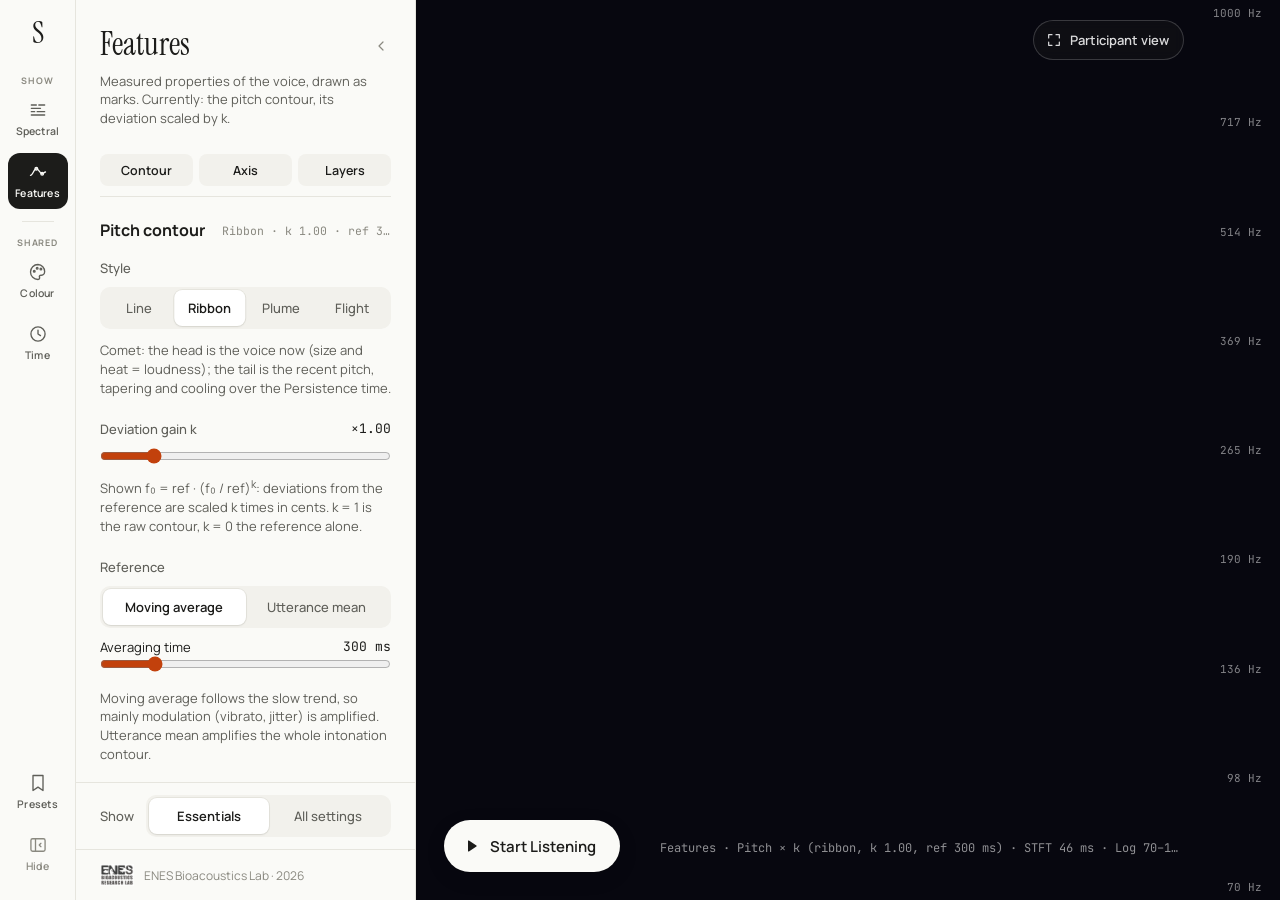
<file: index.html>
<!DOCTYPE html>
<html lang="en">
<head>
    <meta charset="UTF-8">
    <meta name="viewport" content="width=device-width, initial-scale=1.0">
    <title>Seeing Sound</title>
    <link rel="preconnect" href="https://fonts.googleapis.com">
    <link rel="stylesheet" href="https://fonts.googleapis.com/css2?family=Instrument+Serif&family=Manrope:wght@400;500;600;700&family=JetBrains+Mono:wght@400;500&display=swap">
    <link rel="stylesheet" href="static/css/styles.css?v=20261110b">
    <script>
        // Phones: size the app to the area actually visible between the browser's
        // bars (100vh / 100dvh are not reliable there, e.g. Chrome on iOS).
        (function () {
            function fit() { document.documentElement.style.setProperty('--app-h', window.innerHeight + 'px'); }
            fit();
            window.addEventListener('resize', fit);
            window.addEventListener('orientationchange', function () { setTimeout(fit, 250); });
            if (window.visualViewport) window.visualViewport.addEventListener('resize', fit);
        })();
    </script>
</head>
<body>
<div class="app">

    <!-- ── Icon rail: what to show (Spectral / Features), then shared panels ── -->
    <nav class="rail" aria-label="Settings">
        <div class="rail-mark" aria-hidden="true">S</div>

        <span class="rail-group" aria-hidden="true">Show</span>
        <button class="rail-btn rail-mapping" data-panel="spectral" aria-label="Spectral" title="Spectral: the time–frequency image">
            <svg viewBox="0 0 24 24"><path d="M4 6h6M13 6h7M4 10h11M4 14h4M11 14h9M4 18h16"/></svg>
            <span>Spectral</span>
        </button>
        <button class="rail-btn rail-mapping" data-panel="features" aria-label="Features" title="Features: measured properties drawn as marks">
            <svg viewBox="0 0 24 24"><path d="M3 16c3 0 4-8 7-8s4 6 7 6 2-2 4-2"/><circle cx="10" cy="8" r="1.6"/><circle cx="17" cy="14" r="1.6"/></svg>
            <span>Features</span>
        </button>
        <div class="rail-divider" aria-hidden="true"></div>
        <span class="rail-group" aria-hidden="true">Shared</span>
        <button class="rail-btn" data-panel="colour" aria-label="Colour" title="Colour">
            <svg viewBox="0 0 24 24"><path d="M12 3a9 9 0 1 0 0 18c1.4 0 2-.9 2-1.8 0-1-.9-1.6-.2-2.6.8-1 2.6-.4 4-1.1 1.6-.8 2.2-2.4 2.2-3.9A8.4 8.4 0 0 0 12 3z"/><circle cx="7.5" cy="11" r="1"/><circle cx="11" cy="7.5" r="1"/><circle cx="15.5" cy="8.5" r="1"/></svg>
            <span>Colour</span>
        </button>
        <button class="rail-btn" data-panel="time" aria-label="Time" title="Time">
            <svg viewBox="0 0 24 24"><circle cx="12" cy="12" r="8.5"/><path d="M12 7.5V12l3 2"/></svg>
            <span>Time</span>
        </button>

        <button class="rail-btn rail-bottom" data-panel="presets" aria-label="Presets" title="Presets">
            <svg viewBox="0 0 24 24"><path d="M6 3h12v18l-6-4-6 4z"/></svg>
            <span>Presets</span>
        </button>
        <button class="rail-btn rail-hide" id="sidebarHideBtn" aria-label="Hide sidebar" title="Hide sidebar (⌘B / Ctrl+B)">
            <svg viewBox="0 0 24 24"><rect x="3.5" y="4.5" width="17" height="15" rx="2"/><path d="M9 4.5v15M15.5 10l-2 2 2 2"/></svg>
            <span>Hide</span>
        </button>
    </nav>

    <!-- ── Settings panel: exactly one section visible at a time ────────── -->
    <aside class="panel is-essentials" id="settingsPanel">
        <button class="panel-collapse" id="panelCollapseBtn" aria-label="Close panel" title="Close panel">
            <svg viewBox="0 0 24 24"><path d="M15 6l-6 6 6 6"/></svg>
        </button>

        <!-- ═════ Spectral: 1 detail → 2 range → 3 visibility ═════ -->
        <section class="panel-section" data-section="spectral">
            <h2>Spectral</h2>
            <p class="panel-hint">The whole time–frequency image, set by three questions: what detail it can show, which part of the sound it covers, and how much of it shows up.</p>
            <div class="field">
                <span class="field-label">View</span>
                <div class="segmented-control" style="--sc-count: 2">
                    <input type="radio" name="dim-radio" id="dim-2d" value="spec2d" checked>
                    <label for="dim-2d">2D</label>
                    <input type="radio" name="dim-radio" id="dim-3d" value="spec3d">
                    <label for="dim-3d">3D</label>
                    <span class="selection-indicator"></span>
                </div>
            </div>

            <nav class="jump-bar" aria-label="Jump to">
                <button type="button" data-jump="sec3d" data-applies="spec3d"><b>3D</b> View</button>
                <button type="button" data-jump="secDetail"><b>1</b> Detail</button>
                <button type="button" data-jump="secRange"><b>2</b> Range</button>
                <button type="button" data-jump="secVis"><b>3</b> Visibility</button>
            </nav>

            <section class="sec" id="sec3d" data-applies="spec3d">
                <div class="sec-head"><span class="sec-badge sec-badge-ink" aria-hidden="true">3D</span><span class="sec-title">View</span><span class="sec-summary mono" data-summary="view"></span></div>
                <div class="field">
                    <span class="field-label">Style</span>
                    <div class="segmented-control" style="--sc-count: 2">
                        <input type="radio" name="style3d-radio" id="style3d-surface" value="surface" checked>
                        <label for="style3d-surface">Surface</label>
                        <input type="radio" name="style3d-radio" id="style3d-wireframe" value="wireframe">
                        <label for="style3d-wireframe">Wireframe</label>
                        <span class="selection-indicator"></span>
                    </div>
                </div>
                <div class="field">
                    <span class="field-label">Camera</span>
                    <div class="segmented-control" style="--sc-count: 4">
                        <input type="radio" name="camera3d-radio" id="cam3d-front" value="front" checked>
                        <label for="cam3d-front">Front</label>
                        <input type="radio" name="camera3d-radio" id="cam3d-side" value="side">
                        <label for="cam3d-side">Side</label>
                        <input type="radio" name="camera3d-radio" id="cam3d-oblique" value="oblique">
                        <label for="cam3d-oblique">Oblique</label>
                        <input type="radio" name="camera3d-radio" id="cam3d-top" value="top">
                        <label for="cam3d-top">Top</label>
                        <span class="selection-indicator"></span>
                    </div>
                    <p class="panel-hint">Front: looking down over the newest sound, history recedes (as in Chrome Music Lab). Drag on the canvas to orbit, scroll to zoom; pick a preset again to reset.</p>
                </div>
                <div class="field" id="heightScale3dRow">
                    <div class="field-row"><label for="heightScale3d" class="field-label">Height</label><span class="mono" id="heightScale3dValue">0.60</span></div>
                    <input type="range" id="heightScale3d" min="0.1" max="1.5" step="0.05" value="0.6" class="slider">
                </div>
                <label class="toggle" id="lighting3dRow">
                    <span>Surface lighting</span>
                    <input type="checkbox" id="lighting3dCheck">
                </label>
            </section>

            <!-- 1 · Detail: what the image can resolve (stage A, analysis) -->
            <section class="sec" id="secDetail">
                <div class="sec-head"><span class="sec-badge" aria-hidden="true">1</span><span class="sec-title">Detail</span><span class="sec-summary mono" data-summary="analysis"></span></div>
                <div class="field">
                    <div class="field-row"><label for="windowMs" class="field-label">Window length</label><span class="mono" id="windowMsValue">46 ms</span></div>
                    <input type="range" id="windowMs" min="0" max="1000" step="1" value="806" class="slider" aria-describedby="windowMsHint">
                    <div class="slider-ends"><span>← Pulses · formants</span><span>Harmonics →</span></div>
                    <div class="chip-row">
                        <button type="button" class="chip window-chip" data-window-ms="5">Wideband 5 ms</button>
                        <button type="button" class="chip window-chip" data-window-ms="15">Balanced 15 ms</button>
                        <button type="button" class="chip window-chip" data-window-ms="40">Narrowband 40 ms</button>
                    </div>
                    <p class="panel-hint" id="windowMsHint">Short windows follow each glottal pulse and show formants as broad bands; long windows resolve the individual harmonics but blur fast changes. The Hz figure is how close two frequencies can be and still separate.</p>
                </div>
                <div class="field" data-level="advanced">
                    <span class="field-label">Window shape</span>
                    <div class="segmented-control" style="--sc-count: 3">
                        <input type="radio" name="window-radio" id="win-blackman" value="blackman" checked>
                        <label for="win-blackman">Blackman</label>
                        <input type="radio" name="window-radio" id="win-hann" value="hann">
                        <label for="win-hann">Hann</label>
                        <input type="radio" name="window-radio" id="win-gauss" value="gauss">
                        <label for="win-gauss">Gauss</label>
                        <span class="selection-indicator"></span>
                    </div>
                </div>
                <div class="field" data-level="advanced">
                    <span class="field-label">Analysis method</span>
                    <div class="method-grid" role="radiogroup" aria-label="Analysis method">
                        <label class="method-tile">
                            <input type="radio" name="analysis-radio" value="stft" checked>
                            <svg viewBox="0 0 24 24"><path d="M3 7h18M3 12h18M3 17h18"/></svg>
                            <span class="method-name">STFT</span><span class="method-tag mono">Hz</span>
                        </label>
                        <label class="method-tile is-planned" title="Planned">
                            <input type="radio" name="analysis-radio" value="reassigned" disabled>
                            <svg viewBox="0 0 24 24"><path d="M3 8c4-2 8 2 12 0s4-1 6-1M3 13c4-2 8 2 12 0s4-1 6-1M3 18c4-2 8 2 12 0s4-1 6-1"/></svg>
                            <span class="method-name">Reassigned</span><span class="method-tag mono">planned</span>
                        </label>
                        <label class="method-tile is-planned" title="Planned">
                            <input type="radio" name="analysis-radio" value="cqt" disabled>
                            <svg viewBox="0 0 24 24"><path d="M3 20h18M3 14h18M3 10h18M3 7.5h18M3 5.8h18"/></svg>
                            <span class="method-name">CQT / Wavelet</span><span class="method-tag mono">planned</span>
                        </label>
                        <label class="method-tile is-planned" title="Planned">
                            <input type="radio" name="analysis-radio" value="cochlea" disabled>
                            <svg viewBox="0 0 24 24"><path d="M12 12a2 2 0 1 1 2 2 4 4 0 1 1-4-4 6 6 0 1 1 6 6"/></svg>
                            <span class="method-name">Cochleagram</span><span class="method-tag mono">planned</span>
                        </label>
                        <label class="method-tile is-planned" title="Planned · researcher">
                            <input type="radio" name="analysis-radio" value="correlo" disabled>
                            <svg viewBox="0 0 24 24"><path d="M5 20V4M11 20V9M17 20V13"/></svg>
                            <span class="method-name">Correlogram</span><span class="method-tag mono">planned</span>
                        </label>
                        <label class="method-tile is-planned" title="Planned · researcher">
                            <input type="radio" name="analysis-radio" value="cepstro" disabled>
                            <svg viewBox="0 0 24 24"><path d="M3 17c3 0 4-10 6-10s3 10 6 10 4-4 6-4"/></svg>
                            <span class="method-name">Cepstrogram</span><span class="method-tag mono">planned</span>
                        </label>
                    </div>
    <p class="panel-hint" id="analysisHint"></p>
                </div>
                <div class="field is-planned" title="Planned" data-level="advanced">
                    <span class="field-label">Cepstral lifter <em>planned</em></span>
                    <div class="segmented-control" style="--sc-count: 3">
                        <input type="radio" name="lifter-radio" id="lifter-off" value="off" checked>
                        <label for="lifter-off">Off</label>
                        <input type="radio" name="lifter-radio" id="lifter-env" value="envelope" disabled>
                        <label for="lifter-env">Envelope</label>
                        <input type="radio" name="lifter-radio" id="lifter-harm" value="harmonics" disabled>
                        <label for="lifter-harm">Harmonics</label>
                        <span class="selection-indicator"></span>
                    </div>
                </div>
            </section>

            <!-- 2 · Range: which part of the sound (stage B, axis) -->
            <section class="sec" id="secRange">
                <div class="sec-head"><span class="sec-badge" aria-hidden="true">2</span><span class="sec-title">Range</span><span class="sec-summary mono" data-summary="freq"></span></div>
                <div class="field">
                    <span class="field-label">Quick ranges</span>
                    <div class="chip-row">
                        <button class="preset-btn chip" data-preset="default">Speech 0–4 kHz</button>
                        <button class="preset-btn chip" data-preset="music">Music 20–20 kHz</button>
                    </div>
                </div>
                <div class="field">
                    <div class="field-row">
                        <span class="field-label">Frequencies shown</span>
                        <span class="mono"><span id="minFreqLabel">0 Hz</span> – <span id="maxFreqLabel">4000 Hz</span></span>
                    </div>
                    <div class="dual-slider">
                        <div class="slider-track"></div>
                        <div class="slider-range"></div>
                        <input type="range" id="minFreq" min="0" max="1000" value="0" class="range-slider-input" aria-label="Minimum frequency">
                        <input type="range" id="maxFreq" min="0" max="1000" value="1000" class="range-slider-input" aria-label="Maximum frequency">
                    </div>
                    <div class="field-row" data-level="advanced">
                        <label for="maxFreqInput" class="field-sublabel">Slider reaches up to</label>
                        <span class="number-input"><input type="number" id="maxFreqInput" min="0" max="22050" value="4000"><span>Hz</span></span>
                    </div>
                </div>
                <div class="field">
                    <span class="field-label">Scale</span>
                    <div class="segmented-control" style="--sc-count: 5">
                        <input type="radio" name="scale-radio" id="scale-linear" value="linear" checked>
                        <label for="scale-linear">Linear</label>
                        <input type="radio" name="scale-radio" id="scale-log" value="log">
                        <label for="scale-log">Log</label>
                        <input type="radio" name="scale-radio" id="scale-mel" value="mel">
                        <label for="scale-mel">Mel</label>
                        <input type="radio" name="scale-radio" id="scale-bark" value="bark">
                        <label for="scale-bark">Bark</label>
                        <input type="radio" name="scale-radio" id="scale-erb" value="erb">
                        <label for="scale-erb">ERB</label>
                        <span class="selection-indicator"></span>
                    </div>
                    <p class="panel-hint" id="scaleHint"></p>
                </div>
            </section>

            <!-- 3 · Visibility: how much shows up (stage C, level) -->
            <section class="sec" id="secVis">
                <div class="sec-head"><span class="sec-badge" aria-hidden="true">3</span><span class="sec-title">Visibility</span><span class="sec-summary mono" data-summary="level"></span></div>
                <div class="field">
                    <div class="field-row"><label for="sensitivity" class="field-label">Sensitivity</label><span class="mono" id="sensitivityValue">ceiling −30 dB</span></div>
                    <input type="range" id="sensitivity" min="0" max="70" step="1" value="30" class="slider">
                    <div class="slider-ends"><span>← Loud sounds only</span><span>Quiet sounds too →</span></div>
                    <p class="panel-hint">Slides the whole visible window of levels. Turn it down if harmonics turn into flat solid blocks.</p>
                </div>
                <div class="field">
                    <div class="field-row"><label for="contrast" class="field-label">Contrast</label><span class="mono" id="contrastValue">70 dB shown</span></div>
                    <input type="range" id="contrast" min="10" max="100" step="1" value="40" class="slider">
                    <div class="slider-ends"><span>← Soft · faint detail</span><span>Hard · peaks only →</span></div>
                    <div class="field-row"><span class="field-sublabel">Clipped now</span><span class="mono" id="clipReadout">—</span></div>
                </div>
                <div class="field" data-level="advanced">
                    <span class="field-label">Exact level window (dB)</span>
                    <div class="field-row"><label for="maxDb" class="field-sublabel">Ceiling — louder is clipped</label><span class="mono" id="maxDbValue">−30 dB</span></div>
                    <input type="range" id="maxDb" min="-70" max="0" step="1" value="-30" class="slider">
                    <div class="field-row"><label for="minDb" class="field-sublabel">Floor — quieter is blank</label><span class="mono" id="minDbValue">−100 dB</span></div>
                    <input type="range" id="minDb" min="-170" max="-10" step="1" value="-100" class="slider">
                    <p class="panel-hint">Sensitivity moves both together; Contrast is the gap between them.</p>
                </div>
                <div class="field" data-level="advanced">
                    <span class="field-label">Compression</span>
                    <div class="segmented-control" style="--sc-count: 3">
                        <input type="radio" name="levelmode-radio" id="level-db" value="db" checked>
                        <label for="level-db">dB</label>
                        <input type="radio" name="levelmode-radio" id="level-power" value="power" disabled>
                        <label for="level-power" title="Planned">Power ^⅓</label>
                        <input type="radio" name="levelmode-radio" id="level-linear" value="linear" disabled>
                        <label for="level-linear" title="Planned">Linear</label>
                        <span class="selection-indicator"></span>
                    </div>
                    <p class="panel-hint">Power ^⅓ (loudness-like) and linear are planned; they need the float spectrum the cochleagram step introduces.</p>
                </div>
                <div class="field" data-level="advanced">
                    <div class="field-row"><label for="noiseThreshold" class="field-label">Noise threshold</label><span class="mono" id="noiseThresholdValue">0%</span></div>
                    <input type="range" id="noiseThreshold" min="0" max="100" value="0" class="slider">
                    <p class="panel-hint">Blanks the weakest part of what remains after the floor. Mostly redundant with Contrast; kept for fine-tuning.</p>
                </div>
                <button type="button" class="link-row" data-goto-panel="colour">
                    <span class="link-row-text">Colormap · <b id="colormapLinkName">Viridis</b></span>
                    <i class="swatch" id="colormapLinkSwatch" aria-hidden="true"></i>
                    <span class="link-row-go">Colour ›</span>
                </button>
            </section>
        </section>

        <!-- ═════ Features: measured properties drawn as marks ═════ -->
        <section class="panel-section" data-section="features">
            <h2>Features</h2>
            <p class="panel-hint">Measured properties of the voice, drawn as marks. Currently: the pitch contour, its deviation scaled by k.</p>

            <nav class="jump-bar" aria-label="Jump to">
                <button type="button" data-jump="fContour">Contour</button>
                <button type="button" data-jump="fAxis">Axis</button>
                <button type="button" data-jump="fLayers">Layers</button>
                <button type="button" data-jump="fTrack" data-level="advanced">Tracking</button>
            </nav>

            <section class="sec" id="fContour">
                <div class="sec-head"><span class="sec-title">Pitch contour</span><span class="sec-summary mono" data-summary="contour"></span></div>
                <div class="field">
                    <span class="field-label">Style</span>
                    <div class="segmented-control" style="--sc-count: 4">
                        <input type="radio" name="pitchstyle-radio" id="pitchstyle-line" value="line">
                        <label for="pitchstyle-line">Line</label>
                        <input type="radio" name="pitchstyle-radio" id="pitchstyle-ribbon" value="ribbon" checked>
                        <label for="pitchstyle-ribbon">Ribbon</label>
                        <input type="radio" name="pitchstyle-radio" id="pitchstyle-plume" value="plume">
                        <label for="pitchstyle-plume">Plume</label>
                        <input type="radio" name="pitchstyle-radio" id="pitchstyle-flight" value="flight">
                        <label for="pitchstyle-flight">Flight</label>
                        <span class="selection-indicator"></span>
                    </div>
                    <p class="panel-hint" id="pitchStyleHint"></p>
                </div>
                <div class="field">
                    <div class="field-row"><label for="pitchK" class="field-label">Deviation gain k</label><span class="mono" id="pitchKValue">×1.00</span></div>
                    <input type="range" id="pitchK" min="0" max="6" step="0.05" value="1" class="slider">
                    <p class="panel-hint">Shown f₀ = ref · (f₀ / ref)<sup>k</sup>: deviations from the reference are scaled k times in cents. k = 1 is the raw contour, k = 0 the reference alone.</p>
                </div>
                <div class="field">
                    <span class="field-label">Reference</span>
                    <div class="segmented-control" style="--sc-count: 2">
                        <input type="radio" name="pitchref-radio" id="pitchref-moving" value="moving" checked>
                        <label for="pitchref-moving">Moving average</label>
                        <input type="radio" name="pitchref-radio" id="pitchref-utterance" value="utterance">
                        <label for="pitchref-utterance">Utterance mean</label>
                        <span class="selection-indicator"></span>
                    </div>
                    <div id="pitchRefMsRow">
                        <div class="field-row"><label for="pitchRefMs" class="field-sublabel">Averaging time</label><span class="mono" id="pitchRefMsValue">300 ms</span></div>
                        <input type="range" id="pitchRefMs" min="50" max="1500" step="10" value="300" class="slider">
                    </div>
                    <p class="panel-hint">Moving average follows the slow trend, so mainly modulation (vibrato, jitter) is amplified. Utterance mean amplifies the whole intonation contour.</p>
                </div>
            </section>

            <section class="sec" id="fAxis">
                <div class="sec-head"><span class="sec-title">Pitch axis</span><span class="sec-summary mono" data-summary="paxis"></span></div>
                <div class="field">
                    <div class="field-row"><label for="pitchMin" class="field-sublabel">Lowest</label><span class="mono" id="pitchMinValue">70 Hz</span></div>
                    <input type="range" id="pitchMin" min="40" max="300" step="5" value="70" class="slider">
                    <div class="field-row"><label for="pitchMax" class="field-sublabel">Highest</label><span class="mono" id="pitchMaxValue">1000 Hz</span></div>
                    <input type="range" id="pitchMax" min="150" max="1500" step="10" value="1000" class="slider">
                    <p class="panel-hint">Log scale. Also the f₀ search range. FFT 2048 or larger (Spectral › A) is needed below ~95 Hz.</p>
                </div>
            </section>

            <section class="sec" id="fLayers">
                <div class="sec-head"><span class="sec-title">Layers</span><span class="sec-summary mono" data-summary="layers"></span></div>
                <label class="toggle" id="pitchShowRawRow"><span>Raw f₀ (dotted)</span><input type="checkbox" id="pitchShowRaw" checked></label>
                <label class="toggle" id="pitchUnderlayRow"><span>Spectral image underneath</span><input type="checkbox" id="pitchUnderlay" checked></label>
                <button type="button" class="link-row" data-goto-panel="spectral" data-keep-mapping>
                    <span class="link-row-text">Underlay uses Spectral A and C: <span class="mono" data-summary="underlay"></span>. Its axis follows the pitch axis.</span>
                    <span class="link-row-go">Spectral ›</span>
                </button>
                <label class="toggle" id="pitchColorRow"><span>Line colour</span><input type="color" id="pitchColor" value="#FF6A3D" class="color-input"></label>
                <p class="panel-hint" id="pitchLayersHint" hidden>Free flight has no time axis, so there is no spectral image or raw f₀ under it.</p>
            </section>

            <section class="sec" id="fTrack" data-level="advanced">
                <div class="sec-head"><span class="sec-title">Tracking</span><span class="sec-summary mono" data-summary="tracking"></span></div>
                <div class="field">
                    <div class="field-row"><label for="pitchVoicingDb" class="field-sublabel">Voicing level</label><span class="mono" id="pitchVoicingDbValue">−55 dBFS</span></div>
                    <input type="range" id="pitchVoicingDb" min="-80" max="-25" step="1" value="-55" class="slider">
                    <p class="panel-hint">Quieter frames count as unvoiced (no contour).</p>
                </div>
                <div class="field">
                    <div class="field-row"><label for="pitchThreshold" class="field-sublabel">Periodicity threshold</label><span class="mono" id="pitchThresholdValue">0.15</span></div>
                    <input type="range" id="pitchThreshold" min="0.05" max="0.40" step="0.01" value="0.15" class="slider">
                    <p class="panel-hint">YIN threshold: lower = stricter — fewer, but more reliable f₀ values. The analysis window is the FFT size set under Spectral › A.</p>
                </div>
            </section>
        </section>

        <section class="panel-section" data-section="colour">
            <h2>Colour</h2>
            <p class="panel-hint">Shared by all mappings · showing for <b class="scope-name">2D spectrogram</b>. Applies to the canvas only — the interface stays light.</p>
            <fieldset class="field">
                <legend>Colormap</legend>
                <label class="choice colormap-option">
                    <input type="radio" name="colormap-radio" value="reversed_greyscale">
                    <span>Ink</span><i class="swatch swatch-ink"></i>
                </label>
                <label class="choice colormap-option">
                    <input type="radio" name="colormap-radio" value="viridis" checked>
                    <span>Viridis</span><i class="swatch swatch-viridis"></i>
                </label>
                <label class="choice colormap-option">
                    <input type="radio" name="colormap-radio" value="experimental">
                    <span>Crossmodal</span><i class="swatch swatch-crossmodal"></i>
                </label>
                <label class="choice colormap-option">
                    <input type="radio" name="colormap-radio" value="greyscale">
                    <span>Greyscale</span><i class="swatch swatch-grey"></i>
                </label>
            </fieldset>
            <div class="field">
                <span class="field-label">Canvas ground</span>
                <div class="segmented-control" style="--sc-count: 3">
                    <input type="radio" name="background-radio" id="bg-white" value="white">
                    <label for="bg-white">Paper</label>
                    <input type="radio" name="background-radio" id="bg-dark" value="dark" checked>
                    <label for="bg-dark">Night</label>
                    <input type="radio" name="background-radio" id="bg-transparent" value="transparent">
                    <label for="bg-transparent">Clear</label>
                    <span class="selection-indicator"></span>
                </div>
                <label class="toggle" id="softEdgeOption" data-applies="spec2d" style="display:none">
                    <span>Soft edges</span>
                    <input type="checkbox" id="softEdgeCheck" checked>
                </label>
            </div>
        </section>

        <section class="panel-section" data-section="time">
            <h2>Time</h2>
            <p class="panel-hint">Shared by all mappings · showing for <b class="scope-name">2D spectrogram</b>.</p>
            <div class="field" id="timeLayoutField">
                <span class="field-label">Layout</span>
                <div class="segmented-control" style="--sc-count: 4">
                    <input type="radio" name="timelayout-radio" id="timelayout-edge" value="edge">
                    <label for="timelayout-edge">Edge</label>
                    <input type="radio" name="timelayout-radio" id="timelayout-mirror" value="mirror" checked>
                    <label for="timelayout-mirror">Mirror</label>
                    <input type="radio" name="timelayout-radio" id="timelayout-head" value="head">
                    <label for="timelayout-head">Centre</label>
                    <input type="radio" name="timelayout-radio" id="timelayout-radial" value="radial">
                    <label for="timelayout-radial">Sunrise</label>
                    <span class="selection-indicator"></span>
                </div>
                <p class="panel-hint" id="timeLayoutHint">Now is the vertical centre line; the same history flows out to both sides, symmetrically.</p>
            </div>
            <div class="field" id="timeModeField" data-applies="pitch">
                <span class="field-label">Mode</span>
                <div class="segmented-control" style="--sc-count: 2">
                    <input type="radio" name="timemode-radio" id="timemode-scroll" value="scroll">
                    <label for="timemode-scroll">Scroll</label>
                    <input type="radio" name="timemode-radio" id="timemode-sweep" value="sweep" checked>
                    <label for="timemode-sweep">Sweep</label>
                    <span class="selection-indicator"></span>
                </div>
                <p class="panel-hint" id="timeModeHint">Scroll moves the history across the screen. Sweep keeps the screen still, like a heart monitor: new pitch and spectrum are written left to right and wrap round over the last pass.</p>
                <div id="sweepTimeRow" hidden>
                    <div class="field-row"><label for="pitchSweepS" class="field-sublabel">Sweep time</label><span class="mono" id="pitchSweepSValue">4.0 s</span></div>
                    <input type="range" id="pitchSweepS" min="2" max="10" step="0.5" value="4" class="slider">
                </div>
            </div>
            <div class="field" id="speedField">
                <span class="field-label">Speed</span>
                <div class="segmented-control" style="--sc-count: 3">
                    <input type="radio" name="speed-radio" id="speed-slow" value="slow">
                    <label for="speed-slow">Slow</label>
                    <input type="radio" name="speed-radio" id="speed-medium" value="medium" checked>
                    <label for="speed-medium">Medium</label>
                    <input type="radio" name="speed-radio" id="speed-fast" value="fast">
                    <label for="speed-fast">Fast</label>
                    <span class="selection-indicator"></span>
                </div>
                <p class="panel-hint">How much space one second takes: across the screen in 2D and Pitch × k, in depth in 3D.</p>
            </div>
            <div class="field" id="directionField" data-applies="spec2d spec3d pitch">
                <span class="field-label">Direction</span>
                <div class="segmented-control" style="--sc-count: 2">
                    <input type="radio" name="direction-radio" id="direction-left" value="left" checked>
                    <label for="direction-left">← Leftward</label>
                    <input type="radio" name="direction-radio" id="direction-right" value="right">
                    <label for="direction-right">Rightward →</label>
                    <span class="selection-indicator"></span>
                </div>
            </div>
            <div class="field" id="fade3dRow" data-applies="spec3d">
                <span class="field-label">Fade</span>
                <div class="segmented-control" style="--sc-count: 2">
                    <input type="radio" name="fade3d-radio" id="fade3d-distance" value="distance" checked>
                    <label for="fade3d-distance">By distance</label>
                    <input type="radio" name="fade3d-radio" id="fade3d-persistence" value="persistence">
                    <label for="fade3d-persistence">Persistence</label>
                    <span class="selection-indicator"></span>
                </div>
                <p class="panel-hint">By distance: only the far end of the terrain darkens. Persistence: the same level-based ageing as 2D, set below. In 3D only the colour fades — the shape keeps its height.</p>
            </div>
            <div class="field" data-applies="spec2d spec3d-persistence pitch">
                <div class="field-row"><label for="trailLength" class="field-label">Persistence</label><span class="mono" id="trailLengthValue">2.0 s</span></div>
                <input type="range" id="trailLength" min="0" max="1" step="0.01" value="0.5" class="slider">
                <p class="panel-hint">Time for the loudest recent sound to fade out. Every component loses level at the same rate, so quiet parts vanish first.</p>
            </div>
            <div class="field" data-level="advanced">
                <div class="field-row"><label for="smoothingMs" class="field-label">Smoothing</label><span class="mono" id="smoothingMsValue">10 ms</span></div>
                <input type="range" id="smoothingMs" min="0" max="150" step="1" value="10" class="slider">
                <p class="panel-hint">Averages each frequency over this time before drawing, so the image flickers less but reacts later. Independent of the screen refresh rate.</p>
            </div>
            <div class="field" data-applies="spec2d">
                <div class="field-row"><label for="boostIntensity" class="field-label">Onset flash</label><span class="mono" id="boostIntensityValue">2.5</span></div>
                <input type="range" id="boostIntensity" min="0" max="5" step="0.1" value="2.5" class="slider">
                <p class="panel-hint">A brief highlight where new sound arrives.</p>
            </div>
        </section>

        <section class="panel-section" data-section="presets">
            <h2>Presets</h2>
            <div class="field">
                <label for="participant-id-input" class="field-label">Participant ID</label>
                <input type="text" id="participant-id-input" class="text-input" placeholder="e.g. P01" maxlength="20" autocomplete="off">
            </div>
            <div class="field">
                <label for="preset-name-input" class="field-label">Save current settings</label>
                <div class="inline-form">
                    <input type="text" id="preset-name-input" class="text-input" placeholder="Preset name" maxlength="30" autocomplete="off">
                    <button id="save-preset-btn" class="btn btn-primary">Save</button>
                </div>
            </div>
            <div id="custom-presets-list" class="custom-presets-list"></div>
            <button id="export-presets-btn" class="btn btn-ghost">Export JSON</button>
        </section>

        <div class="panel-mode">
            <span class="field-label">Show</span>
            <div class="segmented-control" style="--sc-count: 2">
                <input type="radio" name="panelmode-radio" id="panelmode-essentials" value="essentials" checked>
                <label for="panelmode-essentials">Essentials</label>
                <input type="radio" name="panelmode-radio" id="panelmode-all" value="all">
                <label for="panelmode-all">All settings</label>
                <span class="selection-indicator"></span>
            </div>
        </div>

        <footer class="panel-footer">
            <img src="static/ENESlogo2024.png" alt="ENES" class="affiliation-logo">
            <span>ENES Bioacoustics Lab · 2026</span>
        </footer>
    </aside>

    <!-- ── Stage: the visualisation (also the participant view) ─────────── -->
    <main class="stage">
        <div class="spectrogram-container">
            <canvas id="spectrogramCanvas"></canvas>
            <canvas id="overlayCanvas" aria-hidden="true"></canvas>

            <button class="sidebar-show-btn" id="sidebarShowBtn" aria-label="Show sidebar" title="Show sidebar (⌘B / Ctrl+B)">
                <svg viewBox="0 0 24 24"><rect x="3.5" y="4.5" width="17" height="15" rx="2"/><path d="M9 4.5v15M13.5 10l2 2-2 2"/></svg>
                <span>Settings</span>
            </button>

            <div class="frequency-scale" aria-hidden="true">
                <div class="scale-label"></div><div class="scale-label"></div><div class="scale-label"></div>
                <div class="scale-label"></div><div class="scale-label"></div><div class="scale-label"></div>
                <div class="scale-label"></div><div class="scale-label"></div><div class="scale-label"></div>
            </div>

            <div id="fullscreen-preset-switcher" class="fullscreen-preset-switcher"></div>

            <button class="fullscreen-btn" id="fullscreenBtn" title="Participant view (Esc to leave)">
                <svg class="icon-expand" viewBox="0 0 24 24"><path d="M4 9V4h5M20 9V4h-5M4 15v5h5M20 15v5h-5"/></svg>
                <svg class="icon-collapse" viewBox="0 0 24 24"><path d="M9 4v5H4M15 4v5h5M9 20v-5H4M15 20v-5h5"/></svg>
                <span class="fullscreen-label">Participant view</span>
            </button>

            <div class="stage-controls">
                <button id="startButton" class="start-btn">
                    <span class="btn-icon">
                        <svg class="icon-play" viewBox="0 0 24 24"><path d="M8 5.5v13a.8.8 0 0 0 1.2.7l10-6.5a.8.8 0 0 0 0-1.4l-10-6.5A.8.8 0 0 0 8 5.5z"/></svg>
                        <svg class="icon-stop" viewBox="0 0 24 24"><rect x="6" y="6" width="12" height="12" rx="2"/></svg>
                    </span>
                    <span class="btn-text">Start Listening</span>
                </button>
            </div>

            <div class="status-strip mono" id="statusStrip" aria-live="off"></div>
        </div>
    </main>
</div>

    <script src="static/js/config.js?v=20261110b"></script>
    <script src="static/js/audio/stft.js?v=20261110b"></script>
    <script src="static/js/gl/glsl.js?v=20261110b"></script>
    <script src="static/js/gl/mat4.js?v=20261110b"></script>
    <script src="static/js/core.js?v=20261110b"></script>
    <script src="static/js/analysis/representations.js?v=20261110b"></script>
    <script src="static/js/render/spectrogram2d.js?v=20261110b"></script>
    <script src="static/js/render/spectrogram3d.js?v=20261110b"></script>
    <script src="static/js/audio/pitch.js?v=20261110b"></script>
    <script src="static/js/render/pitchContour.js?v=20261110b"></script>
    <script src="static/js/ui/notify.js?v=20261110b"></script>
    <script src="static/js/ui/controls.js?v=20261110b"></script>
    <script src="static/js/ui/layout.js?v=20261110b"></script>
    <script src="static/js/ui/presets.js?v=20261110b"></script>
    <script src="static/js/main.js?v=20261110b"></script>
    <script src="static/js/diffusion/bridge.js?v=20261020a"></script>
</body>
</html>
</file>
<file: static/css/styles.css>
/* ==========================================================================
   Seeing Sound — light researcher UI
   The interface chrome is always light. Everything drawn on the canvas
   (colormap, ground, trail, flash) is a visualisation setting, i.e. an
   experimental variable, and is controlled from the "Colour" panel.
   ========================================================================== */

:root {
    --paper: #FAFAF7;
    --paper-2: #F2F1EC;
    --ink: #1C1C1A;
    --ink-2: #5E5E58;
    --ink-3: #8A8980;
    --line: #E6E5DE;
    --line-2: #D6D5CD;
    --accent: #C2410C;
    --accent-soft: #FFF4EC;
    --night: #07070F;              /* matches the shader's dark ground */

    --font-display: 'Instrument Serif', Georgia, serif;
    --font-ui: 'Manrope', system-ui, -apple-system, 'Segoe UI', sans-serif;
    --font-mono: 'JetBrains Mono', ui-monospace, 'SF Mono', Menlo, monospace;

    --rail-w: 76px;
    --panel-w: 340px;
    --radius: 10px;
    --ease: cubic-bezier(.2, .7, .2, 1);
}

* { box-sizing: border-box; }
[hidden] { display: none !important; }

html, body {
    margin: 0;
    height: 100%;
    height: var(--app-h, 100%);
    background: var(--paper);
    color: var(--ink);
    font-family: var(--font-ui);
    font-size: 15px;
    -webkit-font-smoothing: antialiased;
    overflow: hidden;
}

button, input, select { font: inherit; color: inherit; }
button { cursor: pointer; }
:focus-visible { outline: 2px solid var(--accent); outline-offset: 2px; }

.mono { font-family: var(--font-mono); font-size: 13px; }

/* ── Layout ────────────────────────────────────────────────────────────── */

.app {
    display: flex;
    height: 100vh;
    /* phones: 100vh includes the area under the browser's address/tool bars,
       which hid the Start button; dvh is the height actually visible */
    height: 100dvh;
    height: var(--app-h, 100dvh);   /* set from window.innerHeight in index.html */
    width: 100vw;
}

/* ── Rail ──────────────────────────────────────────────────────────────── */

.rail {
    flex: 0 0 var(--rail-w);
    border-right: 1px solid var(--line);
    display: flex;
    flex-direction: column;
    align-items: center;
    gap: 6px;
    padding: 18px 0;
    background: var(--paper);
    z-index: 2;
}

.rail-mark {
    font-family: var(--font-display);
    font-size: 30px;
    line-height: 1;
    margin-bottom: 18px;
    user-select: none;
}

.rail-btn {
    width: 60px;
    height: 56px;
    border: none;
    border-radius: 12px;
    background: transparent;
    color: var(--ink-2);
    display: flex;
    flex-direction: column;
    align-items: center;
    justify-content: center;
    gap: 4px;
    transition: background .15s, color .15s;
}
.rail-btn svg {
    width: 20px; height: 20px;
    fill: none; stroke: currentColor; stroke-width: 1.6;
    stroke-linecap: round; stroke-linejoin: round;
}
.rail-btn span { font-size: 10.5px; font-weight: 600; letter-spacing: .02em; }
.rail-btn:hover { background: var(--paper-2); color: var(--ink); }
.rail-btn.is-active { background: var(--ink); color: var(--paper); }
.rail-bottom { margin-top: auto; }
.rail-hide { color: var(--ink-3); }
.rail-divider { width: 32px; height: 1px; background: var(--line); margin: 6px 0; }

/* ── Visualisation panel: mapping tabs + accordion of mapping-specific groups ── */
.mapping-tabs {
    display: grid;
    grid-template-columns: repeat(3, minmax(0, 1fr));
    gap: 6px;
    padding: 4px;
    margin-top: -14px;
    background: var(--paper-2);
    border-radius: 13px;
}
.mapping-tab {
    height: 58px;
    border-radius: 10px;
    display: flex;
    flex-direction: column;
    align-items: center;
    justify-content: center;
    gap: 4px;
    font-size: 12px;
    font-weight: 600;
    color: var(--ink-2);
    cursor: pointer;
    transition: background .15s, color .15s;
}
.mapping-tab input { position: absolute; opacity: 0; pointer-events: none; }
.mapping-tab svg { width: 20px; height: 20px; fill: none; stroke: currentColor; stroke-width: 1.6; stroke-linecap: round; stroke-linejoin: round; }
.mapping-tab:hover { color: var(--ink); }
.mapping-tab:has(input:checked) { background: var(--ink); color: var(--paper); }
.mapping-tab:has(input:focus-visible) { outline: 2px solid var(--accent); outline-offset: 2px; }

.acc-list { display: flex; flex-direction: column; margin-top: -6px; }
.acc { border-top: 1px solid var(--line); }
.acc:last-of-type { border-bottom: 1px solid var(--line); }
.acc-head {
    width: 100%;
    min-height: 50px;
    padding: 0 2px;
    border: none;
    background: transparent;
    display: flex;
    align-items: center;
    gap: 10px;
    text-align: left;
}
.acc-chev { width: 16px; height: 16px; flex: 0 0 16px; fill: none; stroke: var(--ink-2); stroke-width: 1.8; stroke-linecap: round; stroke-linejoin: round; transition: transform .18s var(--ease); transform: rotate(-90deg); }
.acc.is-open .acc-chev { transform: none; }
.acc-title { font-size: 15px; font-weight: 600; flex: 1; }
.acc-summary { font-size: 11.5px; color: var(--ink-3); white-space: nowrap; overflow: hidden; text-overflow: ellipsis; max-width: 55%; }
.acc-body { display: none; flex-direction: column; gap: 22px; padding: 6px 2px 24px 28px; }
.acc.is-open .acc-body { display: flex; }

.sub-head {
    font-size: 11.5px;
    font-weight: 700;
    letter-spacing: .07em;
    text-transform: uppercase;
    color: var(--ink-3);
    margin-bottom: -10px;
}
.sub-group { display: flex; flex-direction: column; gap: 24px; padding-top: 18px; border-top: 1px solid var(--line); }

/* Whole sidebar (rail + panel) hidden */
.rail { transition: margin-left .25s var(--ease); }
.app.sidebar-hidden .rail { margin-left: calc(-1 * var(--rail-w)); }
.app.sidebar-hidden .panel {
    margin-left: calc(-1 * var(--panel-w));
    opacity: 0;
    pointer-events: none;
}

.sidebar-show-btn {
    position: absolute;
    top: 20px;
    left: 20px;
    z-index: 6;
    height: 40px;
    padding: 0 14px 0 12px;
    border-radius: 20px;
    border: 1px solid var(--line);
    background: rgba(250,250,247,.9);
    -webkit-backdrop-filter: blur(6px);
    backdrop-filter: blur(6px);
    color: var(--ink);
    font-size: 13px;
    font-weight: 600;
    display: none;
    align-items: center;
    gap: 8px;
}
.sidebar-show-btn svg, .panel-collapse svg {
    width: 16px; height: 16px;
    fill: none; stroke: currentColor; stroke-width: 1.8;
    stroke-linecap: round; stroke-linejoin: round;
}
.app.sidebar-hidden .sidebar-show-btn { display: flex; }
.spectrogram-container.expanded .sidebar-show-btn { display: none; }

/* ── Panel ─────────────────────────────────────────────────────────────── */

.panel {
    flex: 0 0 var(--panel-w);
    width: var(--panel-w);
    border-right: 1px solid var(--line);
    background: var(--paper);
    display: flex;
    flex-direction: column;
    overflow: hidden;
    position: relative;
    transition: margin-left .25s var(--ease), opacity .2s;
}
.panel-collapse {
    position: absolute;
    top: 28px;
    right: 16px;
    z-index: 1;
    width: 36px;
    height: 36px;
    border: none;
    border-radius: 8px;
    background: transparent;
    color: var(--ink-3);
    display: flex;
    align-items: center;
    justify-content: center;
}
.panel-collapse:hover { background: var(--paper-2); color: var(--ink); }
.panel-section h2 { padding-right: 40px; }
.app.panel-closed .panel {
    margin-left: calc(-1 * var(--panel-w));
    opacity: 0;
    pointer-events: none;
}

.panel-section {
    display: none;
    flex: 1 1 auto;
    overflow-y: auto;
    padding: 28px 24px 24px;
    flex-direction: column;
    gap: 24px;
}
.panel-section.is-active { display: flex; }

.panel-section h2 {
    font-family: var(--font-display);
    font-weight: 400;
    font-size: 32px;
    line-height: 1.05;
    margin: 0;
}
.panel-hint {
    margin: -14px 0 0;
    font-size: 13px;
    color: var(--ink-2);
    line-height: 1.45;
}
.field .panel-hint { margin: 2px 0 0; }

.panel-footer {
    flex: 0 0 auto;
    display: flex;
    align-items: center;
    gap: 10px;
    padding: 14px 24px;
    border-top: 1px solid var(--line);
    font-size: 12px;
    color: var(--ink-3);
}
.affiliation-logo { height: 22px; width: auto; opacity: .75; }

/* ── Form pieces ───────────────────────────────────────────────────────── */

.field {
    border: none;
    margin: 0;
    padding: 0;
    display: flex;
    flex-direction: column;
    gap: 10px;
    min-width: 0;
}
.field legend, .field-label {
    font-size: 13px;
    font-weight: 500;
    color: var(--ink-2);
    padding: 0;
}
.field legend { margin-bottom: 10px; }
.field-sublabel { font-size: 13px; color: var(--ink); }
#clipReadout.is-warn { color: var(--accent); font-weight: 500; }
.field-row {
    display: flex;
    justify-content: space-between;
    align-items: center;
    gap: 12px;
}

/* Radio "choice" rows (mapping, colormap) */
.choice {
    display: flex;
    align-items: center;
    gap: 12px;
    min-height: 46px;
    padding: 0 14px;
    border: 1px solid var(--line);
    border-radius: var(--radius);
    background: var(--paper);
    cursor: pointer;
    transition: border-color .15s, background .15s;
}
.field .choice + .choice { margin-top: 8px; }
.choice input { accent-color: var(--accent); width: 16px; height: 16px; margin: 0; }
.choice > span { flex: 1; }
.choice:hover { border-color: var(--line-2); }
.choice:has(input:checked) { border: 1.5px solid var(--accent); background: var(--accent-soft); }
.choice.is-disabled { cursor: not-allowed; color: var(--ink-3); background: var(--paper-2); }

/* Parameters that belong to one mapping */
.mapping-params {
    display: flex;
    flex-direction: column;
    gap: 20px;
    padding-top: 20px;
    border-top: 1px solid var(--line);
}
.mapping-params[hidden] { display: none; }
.mapping-params-title {
    font-family: var(--font-display);
    font-size: 22px;
    line-height: 1;
}

/* A shared control the current mapping does not use: still shown, but inert */
[data-applies].is-na { opacity: .45; }
[data-applies].is-na input { pointer-events: none; }
.na-note {
    font-size: 12px;
    color: var(--ink-3);
    font-style: italic;
}
.choice em {
    font-style: normal;
    font-size: 11px;
    font-weight: 600;
    text-transform: uppercase;
    letter-spacing: .06em;
    color: var(--ink-3);
}

.swatch {
    width: 72px; height: 12px;
    border-radius: 6px;
    border: 1px solid rgba(0,0,0,.08);
}
.swatch-ink        { background: linear-gradient(90deg, #FFFFFF, #1C1C1A); }
.swatch-viridis    { background: linear-gradient(90deg, #440154, #3B528B, #21918C, #5EC962, #FDE725); }
.swatch-crossmodal { background: linear-gradient(90deg, #640000, #FF0000, #FF6400, #FFC800, #FFFF33); }
.swatch-grey       { background: linear-gradient(90deg, #07070F, #FFFFFF); }

/* Segmented control — JS moves .selection-indicator via translateX(index*100%) */
.segmented-control {
    --sc-count: 3;
    position: relative;
    display: grid;
    grid-template-columns: repeat(var(--sc-count), minmax(0, 1fr));
    padding: 3px;
    background: var(--paper-2);
    border-radius: var(--radius);
}
.segmented-control input {
    position: absolute;
    opacity: 0;
    pointer-events: none;
}
.segmented-control label {
    position: relative;
    z-index: 1;
    height: 36px;
    display: flex;
    align-items: center;
    justify-content: center;
    font-size: 13px;
    font-weight: 500;
    color: var(--ink-2);
    border-radius: 8px;
    cursor: pointer;
    white-space: nowrap;
    transition: color .15s;
}
.segmented-control input:checked + label { color: var(--ink); font-weight: 600; }
.segmented-control input:focus-visible + label { outline: 2px solid var(--accent); outline-offset: -2px; }
.selection-indicator {
    position: absolute;
    top: 3px; bottom: 3px; left: 3px;
    width: calc((100% - 6px) / var(--sc-count));
    background: #fff;
    border-radius: 8px;
    box-shadow: 0 1px 2px rgba(28,28,26,.08), 0 0 0 1px var(--line);
    transition: transform .22s var(--ease);
}

/* Single sliders */
.slider {
    width: 100%;
    margin: 0;
    accent-color: var(--accent);
}

/* Dual range slider (frequency) */
.dual-slider { position: relative; height: 22px; }
.slider-track, .slider-range {
    position: absolute;
    top: 9px;
    height: 4px;
    border-radius: 2px;
}
.slider-track { left: 0; right: 0; background: var(--line); }
.slider-range { background: var(--accent); }
.range-slider-input {
    position: absolute;
    inset: 0;
    width: 100%;
    margin: 0;
    -webkit-appearance: none;
    appearance: none;
    background: transparent;
    pointer-events: none;
}
.range-slider-input::-webkit-slider-thumb {
    -webkit-appearance: none;
    width: 20px; height: 20px;
    border-radius: 50%;
    background: #fff;
    border: 1.5px solid var(--ink);
    pointer-events: auto;
    cursor: grab;
}
.range-slider-input::-moz-range-thumb {
    width: 18px; height: 18px;
    border-radius: 50%;
    background: #fff;
    border: 1.5px solid var(--ink);
    pointer-events: auto;
    cursor: grab;
}
.range-slider-input:focus-visible { outline: none; }
.range-slider-input:focus-visible::-webkit-slider-thumb { box-shadow: 0 0 0 3px var(--accent-soft), 0 0 0 4.5px var(--accent); }

.number-input {
    display: inline-flex;
    align-items: center;
    gap: 6px;
    font-family: var(--font-mono);
    font-size: 13px;
    color: var(--ink-2);
}
.number-input input {
    width: 84px;
    height: 34px;
    padding: 0 8px;
    border: 1px solid var(--line);
    border-radius: 8px;
    background: #fff;
    font-family: var(--font-mono);
    font-size: 13px;
    text-align: right;
}

.chip-row { display: flex; flex-wrap: wrap; gap: 8px; }
.chip {
    height: 34px;
    padding: 0 14px;
    border-radius: 17px;
    border: 1px solid var(--line);
    background: #fff;
    font-size: 13px;
    font-weight: 500;
    transition: border-color .15s, transform .1s;
}
.chip:hover { border-color: var(--ink-2); }
.chip.active { transform: scale(.96); border-color: var(--accent); }

.toggle {
    display: flex;
    justify-content: space-between;
    align-items: center;
    font-size: 14px;
}
.toggle input { width: 18px; height: 18px; accent-color: var(--accent); }

.text-input {
    width: 100%;
    height: 40px;
    padding: 0 12px;
    border: 1px solid var(--line);
    border-radius: 8px;
    background: #fff;
}
.text-input:focus { border-color: var(--ink-2); outline: none; }
.inline-form { display: flex; gap: 8px; }

.btn {
    height: 40px;
    padding: 0 16px;
    border-radius: 8px;
    font-size: 14px;
    font-weight: 600;
    white-space: nowrap;
}
.btn-primary { border: none; background: var(--ink); color: var(--paper); }
.btn-primary:hover { background: #000; }
.btn-ghost { border: 1px solid var(--line); background: transparent; color: var(--ink); align-self: flex-start; }
.btn-ghost:hover { border-color: var(--ink-2); }

/* Saved presets list (rendered by presets.js) */
.custom-presets-list { display: flex; flex-direction: column; gap: 6px; }
.custom-presets-list:empty { display: none; }
.custom-preset-item {
    display: flex;
    align-items: center;
    gap: 8px;
    padding: 6px 6px 6px 12px;
    border: 1px solid var(--line);
    border-radius: 8px;
}
.preset-item-name { flex: 1; min-width: 0; overflow: hidden; text-overflow: ellipsis; white-space: nowrap; font-weight: 500; }
.preset-item-pid { color: var(--ink-3); font-weight: 400; }
.preset-item-load, .preset-item-delete {
    height: 32px;
    border-radius: 6px;
    border: none;
    background: var(--paper-2);
    font-size: 13px;
}
.preset-item-load { padding: 0 12px; font-weight: 600; }
.preset-item-delete { width: 32px; color: var(--ink-3); }
.preset-item-load:hover, .preset-item-delete:hover { background: var(--line); color: var(--ink); }

/* ── Stage ─────────────────────────────────────────────────────────────── */

.stage {
    flex: 1 1 auto;
    min-width: 0;
    position: relative;
}

.spectrogram-container {
    position: absolute;
    inset: 0;
    overflow: hidden;
    background: var(--night);
}
.spectrogram-container[data-ground="white"] { background: #fff; }
.spectrogram-container[data-ground="transparent"] { background: var(--paper); }

#overlayCanvas {
    position: absolute;
    left: 0; top: 0;
    pointer-events: none;
}
.color-input {
    width: 44px !important; height: 30px !important;
    padding: 2px; border: 1px solid var(--line); border-radius: 6px; background: #fff;
}

#spectrogramCanvas {
    display: block;
    width: 100%;
    height: 100%;
    pointer-events: none;
}
.spectrogram-container.view-3d #spectrogramCanvas {
    pointer-events: auto;
    cursor: grab;
    touch-action: none;
}

/* Frequency labels sit in the empty area right of the newest-data cursor */
.frequency-scale {
    position: absolute;
    top: 0; bottom: 0; right: 18px;
    display: flex;
    flex-direction: column;
    justify-content: space-between;
    align-items: flex-end;
    padding: 6px 0;
    pointer-events: none;
    font-family: var(--font-mono);
    font-size: 11px;
    color: rgba(255,255,255,.5);
}
.spectrogram-container[data-ground="white"] .frequency-scale,
.spectrogram-container[data-ground="transparent"] .frequency-scale { color: var(--ink-3); }
.spectrogram-container.view-3d .frequency-scale { display: none; }
/* radial layout: frequency is an angle, so the vertical Hz labels do not apply */
.spectrogram-container.layout-radial .frequency-scale { display: none; }

/* Start / stop */
.stage-controls {
    position: absolute;
    left: 28px;
    bottom: 28px;
    display: flex;
    gap: 12px;
    z-index: 5;
}
.start-btn {
    height: 52px;
    padding: 0 24px 0 18px;
    border-radius: 26px;
    border: none;
    background: var(--paper);
    color: var(--ink);
    font-weight: 600;
    display: flex;
    align-items: center;
    gap: 10px;
    box-shadow: 0 1px 2px rgba(0,0,0,.12), 0 6px 20px rgba(0,0,0,.12);
    transition: transform .1s;
}
.start-btn:active { transform: scale(.97); }
.spectrogram-container[data-ground="white"] .start-btn,
.spectrogram-container[data-ground="transparent"] .start-btn { background: var(--ink); color: var(--paper); }
.btn-icon { display: inline-flex; }
.btn-icon svg { width: 18px; height: 18px; fill: currentColor; }
.start-btn .icon-stop { display: none; }
.start-btn.active .icon-play { display: none; }
.start-btn.active .icon-stop { display: block; }

/* Status strip: always-visible summary of the current settings */
.status-strip {
    position: absolute;
    right: 96px;                    /* clear of the Hz label column */
    bottom: 44px;
    max-width: calc(100% - 340px);
    font-size: 12px;
    color: rgba(255,255,255,.55);
    white-space: nowrap;
    overflow: hidden;
    text-overflow: ellipsis;
    pointer-events: none;
}
.spectrogram-container[data-ground="white"] .status-strip,
.spectrogram-container[data-ground="transparent"] .status-strip { color: var(--ink-3); }

/* Participant-view toggle */
.fullscreen-btn {
    position: absolute;
    top: 20px;
    right: 96px;                    /* clear of the Hz label column */
    z-index: 6;
    height: 40px;
    padding: 0 14px 0 12px;
    border-radius: 20px;
    border: 1px solid rgba(255,255,255,.18);
    background: rgba(20,20,24,.55);
    -webkit-backdrop-filter: blur(6px);
    backdrop-filter: blur(6px);
    color: rgba(255,255,255,.85);
    display: flex;
    align-items: center;
    gap: 8px;
    font-size: 13px;
    font-weight: 600;
    transition: opacity .2s, background .15s;
}
.fullscreen-btn svg {
    width: 16px; height: 16px;
    fill: none; stroke: currentColor; stroke-width: 1.8;
    stroke-linecap: round; stroke-linejoin: round;
}
.fullscreen-btn .icon-collapse { display: none; }
.spectrogram-container[data-ground="white"] .fullscreen-btn,
.spectrogram-container[data-ground="transparent"] .fullscreen-btn {
    background: rgba(255,255,255,.8);
    border-color: var(--line);
    color: var(--ink);
}

/* Participant view = the stage takes over the whole window */
.spectrogram-container.expanded {
    position: fixed;
    inset: 0;
    z-index: 1000;
}
.spectrogram-container.expanded .status-strip,
.spectrogram-container.expanded .frequency-scale { display: none; }
.spectrogram-container.expanded .fullscreen-label { display: none; }
.spectrogram-container.expanded .fullscreen-btn { right: 20px; padding: 0; width: 40px; justify-content: center; }
.spectrogram-container.expanded .start-btn { height: 64px; padding: 0 30px 0 24px; border-radius: 32px; font-size: 17px; }
.spectrogram-container.expanded .stage-controls { left: 40px; bottom: 40px; }

/* Preset pills, only in participant view */
.fullscreen-preset-switcher {
    position: absolute;
    top: 50%;
    left: 20px;
    transform: translateY(-50%);
    display: flex;
    flex-direction: column;
    gap: 8px;
    z-index: 6;
    opacity: 0;
    pointer-events: none;
    transition: opacity .2s;
}
.spectrogram-container.expanded .fullscreen-preset-switcher { opacity: 1; pointer-events: auto; }
.fullscreen-preset-pill {
    height: 34px;
    padding: 0 14px;
    border-radius: 17px;
    border: 1px solid var(--line);
    background: rgba(250,250,247,.85);
    color: var(--ink);
    font-size: 13px;
    font-weight: 500;
    white-space: nowrap;
}
.fullscreen-preset-pill.active { background: var(--ink); color: var(--paper); border-color: var(--ink); }

/* ── Notifications (notify.js) ─────────────────────────────────────────── */

.notification {
    position: fixed;
    top: 20px;
    right: 20px;
    z-index: 9999;
    max-width: 400px;
    display: flex;
    align-items: center;
    justify-content: space-between;
    gap: 12px;
    padding: 12px 14px;
    border-radius: var(--radius);
    background: var(--ink);
    color: var(--paper);
    box-shadow: 0 8px 30px rgba(0,0,0,.18);
    transform: translateX(120%);
    opacity: 0;
    transition: transform .3s var(--ease), opacity .3s;
}
.notification.notification-visible { transform: none; opacity: 1; }
.notification.notification-hiding { transform: translateX(120%); opacity: 0; }
.notification.error { background: #7F1D1D; }
.notification-content { display: flex; align-items: center; gap: 10px; }
.notification-close {
    border: none;
    background: none;
    color: rgba(255,255,255,.7);
    padding: 4px 8px;
}
.notification-close:hover { color: #fff; }

/* ── Small screens: panel overlays the stage ───────────────────────────── */

@media (max-width: 760px) {
    :root { --rail-w: 64px; --panel-w: min(340px, calc(100vw - 64px)); }
    .rail-btn { width: 52px; }
    .panel {
        position: absolute;
        left: var(--rail-w);
        top: 0; bottom: 0;
        z-index: 10;
        box-shadow: 8px 0 30px rgba(0,0,0,.12);
    }
    .status-strip { display: none; }
}

/* ── Spectral / Features panels (rail "Show" group, A·B·C sections) ─────── */

.rail-group {
    font-size: 9px;
    font-weight: 700;
    letter-spacing: .1em;
    text-transform: uppercase;
    color: var(--ink-3);
    margin: 2px 0 -2px;
    user-select: none;
}
/* The mapping on stage keeps a mark on its rail button while another panel is open */
.rail-mapping { position: relative; }
.rail-mapping.is-current:not(.is-active)::after {
    content: '';
    position: absolute;
    top: 8px; right: 9px;
    width: 6px; height: 6px;
    border-radius: 50%;
    background: var(--accent);
}

/* Sticky jump bar: one tap to a section; the panel stays flat (no accordions) */
.jump-bar {
    position: sticky;
    top: -28px;                       /* = .panel-section padding-top */
    z-index: 3;
    display: flex;
    gap: 6px;
    margin: -8px 0 -24px;
    padding: 10px 0;
    background: var(--paper);
}
.jump-bar button {
    flex: 1 1 0;
    min-width: 0;
    height: 32px;
    padding: 0 4px;
    border: none;
    border-radius: 8px;
    background: var(--paper-2);
    font-size: 12.5px;
    font-weight: 600;
    white-space: nowrap;
}
.jump-bar button:hover { background: var(--line); }
.jump-bar b { font-family: var(--font-mono); font-weight: 500; color: var(--accent); margin-right: 3px; }

.sec {
    display: flex;
    flex-direction: column;
    gap: 22px;
    padding-top: 22px;
    border-top: 1px solid var(--line);
    scroll-margin-top: 30px;          /* clear of the sticky jump bar */
}
.sec-head { display: flex; align-items: center; gap: 10px; margin-bottom: -4px; }
.sec-badge {
    flex: 0 0 auto;
    min-width: 24px; height: 24px;
    padding: 0 5px;
    border-radius: 6px;
    background: var(--accent);
    color: #fff;
    font-family: var(--font-mono);
    font-size: 12.5px;
    display: flex; align-items: center; justify-content: center;
}
.sec-badge-ink { background: var(--ink); }
.sec-title { font-size: 16px; font-weight: 700; flex: 1; }
.sec-summary {
    font-size: 11.5px;
    color: var(--ink-3);
    white-space: nowrap;
    overflow: hidden;
    text-overflow: ellipsis;
    max-width: 58%;
}

/* A · method tiles */
.method-grid { display: grid; grid-template-columns: repeat(2, minmax(0, 1fr)); gap: 8px; }
.method-tile {
    position: relative;
    min-height: 74px;
    padding: 10px 10px 9px;
    border: 1px solid var(--line);
    border-radius: var(--radius);
    background: var(--paper);
    display: flex;
    flex-direction: column;
    align-items: flex-start;
    gap: 5px;
    cursor: pointer;
    transition: border-color .15s, background .15s;
}
.method-tile input { position: absolute; opacity: 0; pointer-events: none; }
.method-tile svg { width: 18px; height: 18px; fill: none; stroke: var(--ink-2); stroke-width: 1.6; stroke-linecap: round; stroke-linejoin: round; }
.method-name { font-size: 13px; font-weight: 600; line-height: 1.15; }
.method-tag { font-size: 10.5px; color: var(--ink-3); }
.method-tile:hover { border-color: var(--line-2); }
.method-tile:has(input:checked) { border: 1.5px solid var(--accent); background: var(--accent-soft); }
.method-tile:has(input:checked) svg { stroke: var(--accent); }
.method-tile:has(input:focus-visible) { outline: 2px solid var(--accent); outline-offset: 2px; }
.method-tile.is-planned { cursor: not-allowed; background: var(--paper-2); border-style: dashed; }
.method-tile.is-planned .method-name, .method-tile.is-planned svg { opacity: .45; }
.method-tile.is-planned:hover { border-color: var(--line); }

.method-params {
    display: flex;
    flex-direction: column;
    gap: 20px;
    padding: 16px;
    border-radius: var(--radius);
    background: #F5F4EF;
}
.method-params .sub-head { margin-bottom: -6px; }

/* Not implemented yet: visible, inert */
.field.is-planned > *:not(.field-label) { opacity: .5; }
.field-label em, .sub-head em {
    font-style: normal;
    font-size: 10px;
    font-weight: 700;
    letter-spacing: .06em;
    text-transform: uppercase;
    color: var(--ink-3);
    margin-left: 6px;
}
.segmented-control input:disabled + label { color: var(--ink-3); opacity: .55; cursor: not-allowed; }

/* A row that jumps to another panel */
.link-row {
    display: flex;
    align-items: center;
    gap: 12px;
    min-height: 46px;
    padding: 10px 14px;
    border: 1px solid var(--line);
    border-radius: var(--radius);
    background: #fff;
    text-align: left;
    font-size: 13px;
    color: var(--ink-2);
    line-height: 1.4;
}
.link-row:hover { border-color: var(--line-2); }
.link-row-text { flex: 1; min-width: 0; }
.link-row-text b { color: var(--ink); font-weight: 600; }
.link-row-go { font-size: 12px; font-weight: 600; color: var(--accent); white-space: nowrap; }
.link-row .swatch { flex: 0 0 auto; width: 56px; }

/* ── Essentials / All settings ─────────────────────────────────────────── */
/* Researcher-only tuning carries data-level="advanced" and is hidden in Essentials. */
.panel.is-essentials [data-level="advanced"] { display: none !important; }
.panel-mode {
    flex: 0 0 auto;
    display: flex;
    align-items: center;
    gap: 12px;
    padding: 12px 24px;
    border-top: 1px solid var(--line);
    background: var(--paper);
}
.panel-mode .field-label { white-space: nowrap; }
.panel-mode .segmented-control { flex: 1 1 auto; }

/* What the two ends of a perceptual slider do */
.slider-ends {
    display: flex;
    justify-content: space-between;
    gap: 8px;
    margin-top: -4px;
    font-size: 11.5px;
    color: var(--ink-3);
}
</file>
